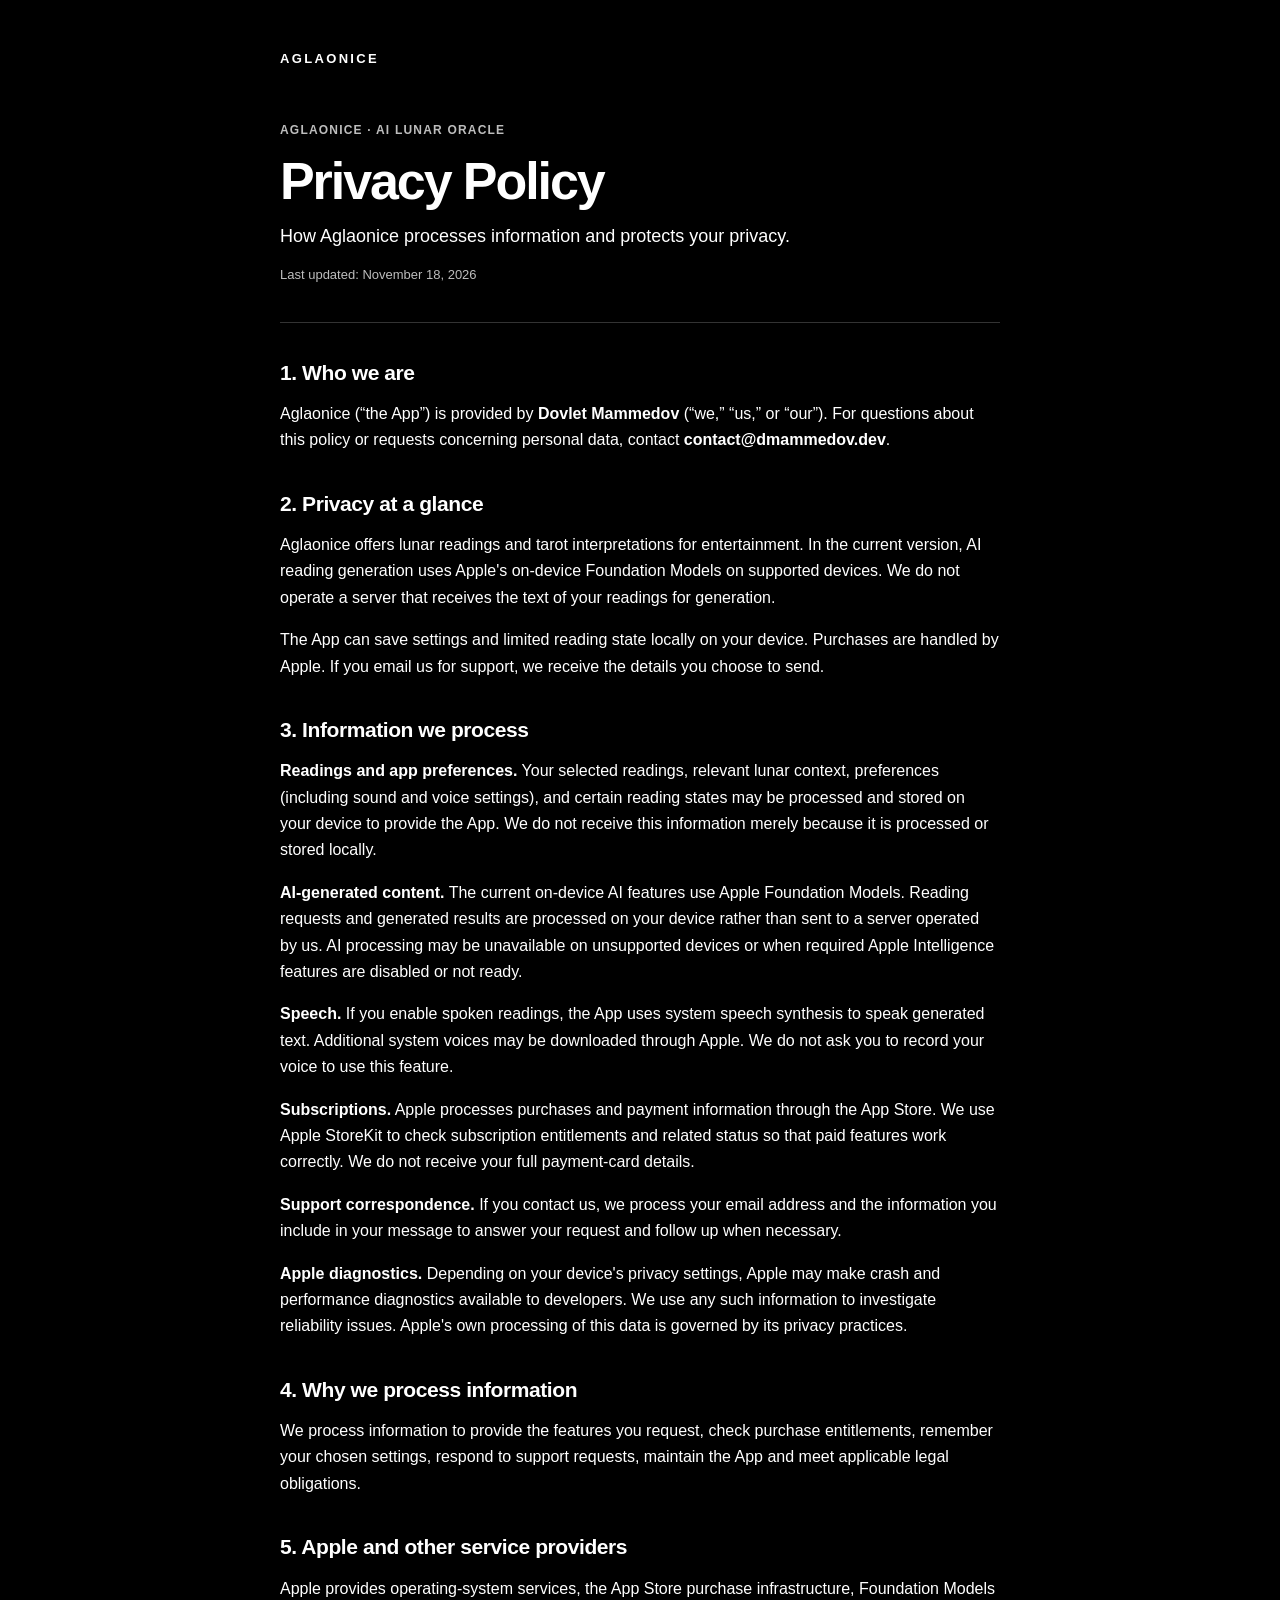
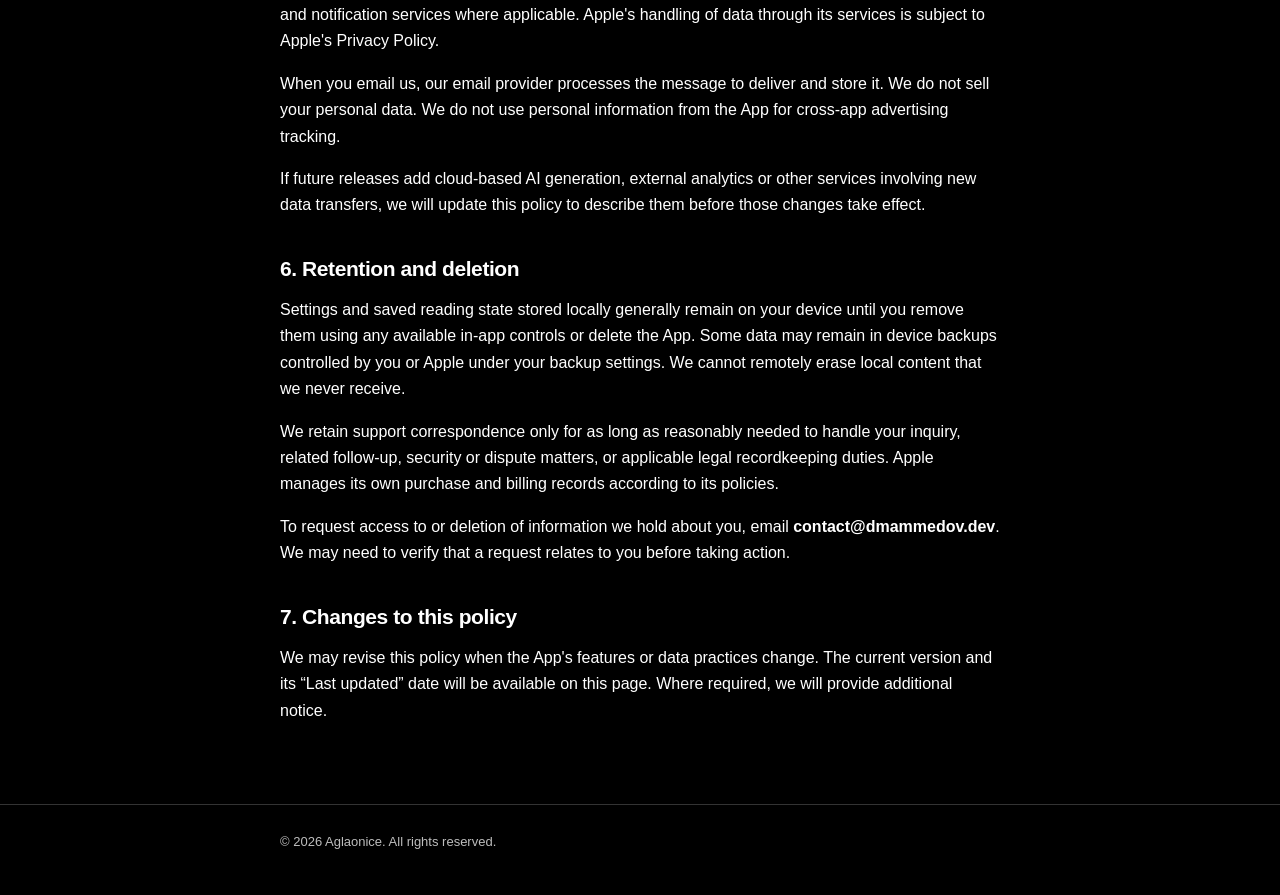
<file: aglaonice/privacy.html>
<!doctype html>
<html lang="en">
<head>
  <meta charset="utf-8">
  <meta name="viewport" content="width=device-width, initial-scale=1">
  <meta name="color-scheme" content="dark">
  <meta name="theme-color" content="#000000">
  <meta name="description" content="How Aglaonice processes information and protects your privacy.">
  <title>Privacy Policy · Aglaonice</title>
  <style>
    :root {
      color-scheme: dark;
      font-family: -apple-system, BlinkMacSystemFont, "Helvetica Neue", Arial, sans-serif;
      font-synthesis: none;
      -webkit-font-smoothing: antialiased;
      background: #000;
      color: #fff;
    }

    *, *::before, *::after { box-sizing: border-box; }

    body {
      margin: 0;
      min-height: 100vh;
      background: #000;
      color: #fff;
      font-size: 16px;
      line-height: 1.65;
    }

    .container {
      width: min(100% - 40px, 720px);
      margin-inline: auto;
    }

    header { padding: 48px 0 52px; }

    .brand {
      font-size: 13px;
      font-weight: 700;
      letter-spacing: .18em;
    }

    main { padding-bottom: 80px; }

    .eyebrow {
      font-size: 12px;
      font-weight: 600;
      letter-spacing: .1em;
      text-transform: uppercase;
      color: #bdbdbd;
    }

    h1 {
      margin: 12px 0 12px;
      font-size: clamp(36px, 6vw, 52px);
      font-weight: 700;
      letter-spacing: -.04em;
      line-height: 1.1;
    }

    .intro { font-size: 18px; margin: 0 0 12px; }
    .updated { font-size: 13px; color: #bdbdbd; margin: 0; }
    .rule { height: 1px; background: #333; margin: 36px 0; }
    section { margin-top: 36px; }

    h2 {
      margin: 0 0 14px;
      font-size: 21px;
      font-weight: 650;
      line-height: 1.35;
      letter-spacing: -.02em;
    }

    p { margin: 0 0 16px; }
    p:last-child { margin-bottom: 0; }
    strong { font-weight: 650; }
    footer { border-top: 1px solid #333; padding: 26px 0 42px; font-size: 13px; color: #bdbdbd; }

    @media (max-width: 480px) {
      header { padding: 28px 0 40px; }
      main { padding-bottom: 56px; }
      section { margin-top: 30px; }
    }
  </style>
</head>
<body>
  <header class="container">
    <div class="brand">AGLAONICE</div>
  </header>

  <main class="container" id="main">
    <div class="eyebrow">Aglaonice · AI Lunar Oracle</div>
    <h1>Privacy Policy</h1>
    <p class="intro">How Aglaonice processes information and protects your privacy.</p>
    <p class="updated">Last updated: November 18, 2026</p>
    <div class="rule" aria-hidden="true"></div>

    <section aria-labelledby="controller">
      <h2 id="controller">1. Who we are</h2>
      <p>Aglaonice (“the App”) is provided by <strong>Dovlet Mammedov</strong> (“we,” “us,” or “our”). For questions about this policy or requests concerning personal data, contact <strong>contact@dmammedov.dev</strong>.</p>
    </section>

    <section aria-labelledby="summary">
      <h2 id="summary">2. Privacy at a glance</h2>
      <p>Aglaonice offers lunar readings and tarot interpretations for entertainment. In the current version, AI reading generation uses Apple's on-device Foundation Models on supported devices. We do not operate a server that receives the text of your readings for generation.</p>
      <p>The App can save settings and limited reading state locally on your device. Purchases are handled by Apple. If you email us for support, we receive the details you choose to send.</p>
    </section>

    <section aria-labelledby="data">
      <h2 id="data">3. Information we process</h2>
      <p><strong>Readings and app preferences.</strong> Your selected readings, relevant lunar context, preferences (including sound and voice settings), and certain reading states may be processed and stored on your device to provide the App. We do not receive this information merely because it is processed or stored locally.</p>
      <p><strong>AI-generated content.</strong> The current on-device AI features use Apple Foundation Models. Reading requests and generated results are processed on your device rather than sent to a server operated by us. AI processing may be unavailable on unsupported devices or when required Apple Intelligence features are disabled or not ready.</p>
      <p><strong>Speech.</strong> If you enable spoken readings, the App uses system speech synthesis to speak generated text. Additional system voices may be downloaded through Apple. We do not ask you to record your voice to use this feature.</p>
      <p><strong>Subscriptions.</strong> Apple processes purchases and payment information through the App Store. We use Apple StoreKit to check subscription entitlements and related status so that paid features work correctly. We do not receive your full payment-card details.</p>
      <p><strong>Support correspondence.</strong> If you contact us, we process your email address and the information you include in your message to answer your request and follow up when necessary.</p>
      <p><strong>Apple diagnostics.</strong> Depending on your device's privacy settings, Apple may make crash and performance diagnostics available to developers. We use any such information to investigate reliability issues. Apple's own processing of this data is governed by its privacy practices.</p>
    </section>

    <section aria-labelledby="purposes">
      <h2 id="purposes">4. Why we process information</h2>
      <p>We process information to provide the features you request, check purchase entitlements, remember your chosen settings, respond to support requests, maintain the App and meet applicable legal obligations.</p>
    </section>

    <section aria-labelledby="sharing">
      <h2 id="sharing">5. Apple and other service providers</h2>
      <p>Apple provides operating-system services, the App Store purchase infrastructure, Foundation Models and notification services where applicable. Apple's handling of data through its services is subject to Apple's Privacy Policy.</p>
      <p>When you email us, our email provider processes the message to deliver and store it. We do not sell your personal data. We do not use personal information from the App for cross-app advertising tracking.</p>
      <p>If future releases add cloud-based AI generation, external analytics or other services involving new data transfers, we will update this policy to describe them before those changes take effect.</p>
    </section>

    <section aria-labelledby="retention">
      <h2 id="retention">6. Retention and deletion</h2>
      <p>Settings and saved reading state stored locally generally remain on your device until you remove them using any available in-app controls or delete the App. Some data may remain in device backups controlled by you or Apple under your backup settings. We cannot remotely erase local content that we never receive.</p>
      <p>We retain support correspondence only for as long as reasonably needed to handle your inquiry, related follow-up, security or dispute matters, or applicable legal recordkeeping duties. Apple manages its own purchase and billing records according to its policies.</p>
      <p>To request access to or deletion of information we hold about you, email <strong>contact@dmammedov.dev</strong>. We may need to verify that a request relates to you before taking action.</p>
    </section>

    <section aria-labelledby="changes">
      <h2 id="changes">7. Changes to this policy</h2>
      <p>We may revise this policy when the App's features or data practices change. The current version and its “Last updated” date will be available on this page. Where required, we will provide additional notice.</p>
    </section>
  </main>

  <footer>
    <div class="container">© 2026 Aglaonice. All rights reserved.</div>
  </footer>
</body>
</html>
</file>
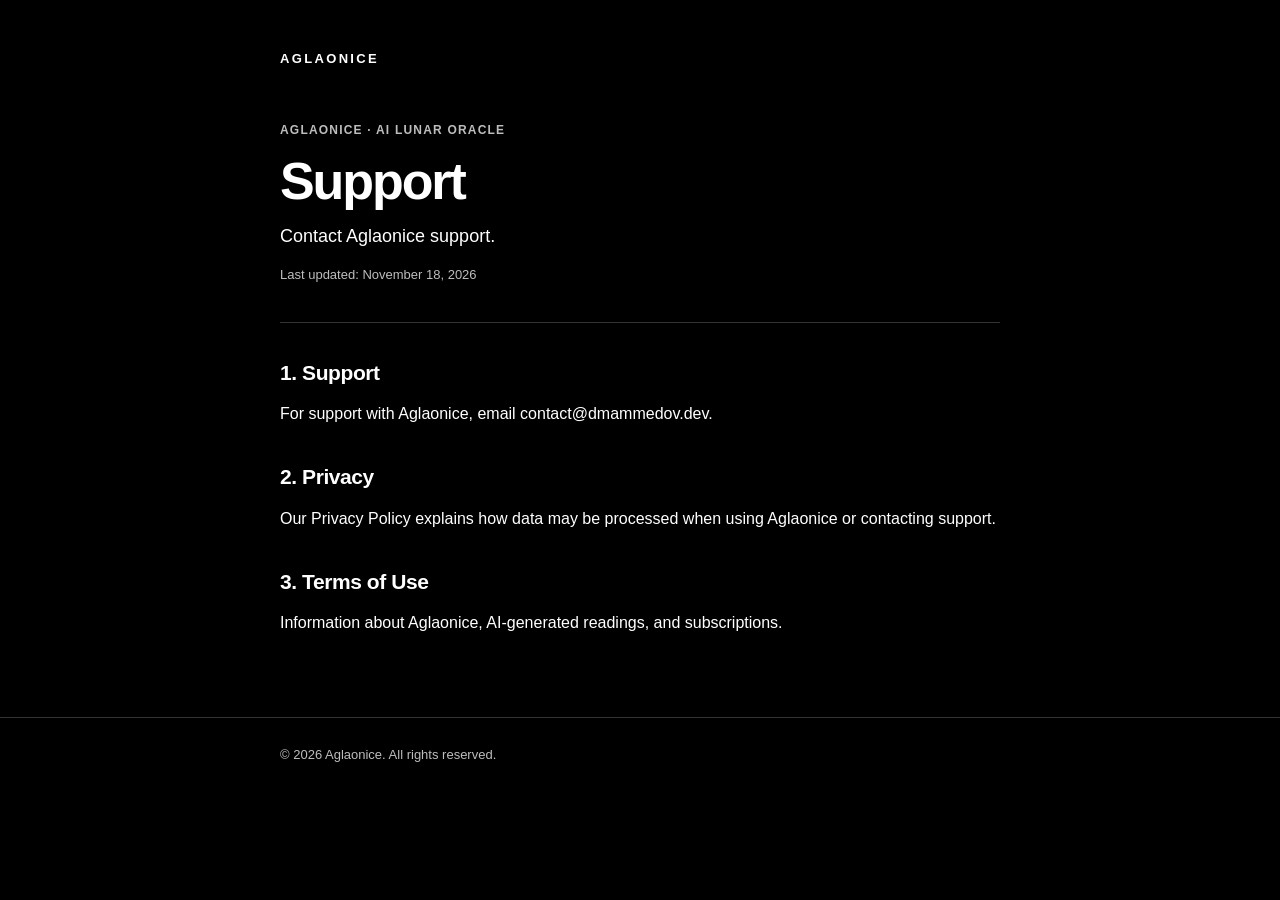
<file: aglaonice/support.html>
<!doctype html>

<html lang="en">
<head>
<meta charset="utf-8"/>
<meta content="width=device-width, initial-scale=1" name="viewport"/>
<meta content="dark" name="color-scheme"/>
<meta content="#000000" name="theme-color"/>
<meta content="Contact Aglaonice support." name="description"/>
<title>Support · Aglaonice</title>
<style>
    :root {
      color-scheme: dark;
      font-family: -apple-system, BlinkMacSystemFont, "Helvetica Neue", Arial, sans-serif;
      font-synthesis: none;
      -webkit-font-smoothing: antialiased;
      background: #000;
      color: #fff;
    }

    *, *::before, *::after { box-sizing: border-box; }

    body {
      margin: 0;
      min-height: 100vh;
      background: #000;
      color: #fff;
      font-size: 16px;
      line-height: 1.65;
    }

    .container {
      width: min(100% - 40px, 720px);
      margin-inline: auto;
    }

    header { padding: 48px 0 52px; }

    .brand {
      font-size: 13px;
      font-weight: 700;
      letter-spacing: .18em;
    }

    main { padding-bottom: 80px; }

    .eyebrow {
      font-size: 12px;
      font-weight: 600;
      letter-spacing: .1em;
      text-transform: uppercase;
      color: #bdbdbd;
    }

    h1 {
      margin: 12px 0 12px;
      font-size: clamp(36px, 6vw, 52px);
      font-weight: 700;
      letter-spacing: -.04em;
      line-height: 1.1;
    }

    .intro { font-size: 18px; margin: 0 0 12px; }
    .updated { font-size: 13px; color: #bdbdbd; margin: 0; }
    .rule { height: 1px; background: #333; margin: 36px 0; }
    section { margin-top: 36px; }

    h2 {
      margin: 0 0 14px;
      font-size: 21px;
      font-weight: 650;
      line-height: 1.35;
      letter-spacing: -.02em;
    }

    p { margin: 0 0 16px; }
    p:last-child { margin-bottom: 0; }
    strong { font-weight: 650; }
    footer { border-top: 1px solid #333; padding: 26px 0 42px; font-size: 13px; color: #bdbdbd; }

    @media (max-width: 480px) {
      header { padding: 28px 0 40px; }
      main { padding-bottom: 56px; }
      section { margin-top: 30px; }
    }
  </style>
</head>
<body>
<header class="container">
<div class="brand">AGLAONICE</div>
</header>
<main class="container" id="main">
<div class="eyebrow">Aglaonice · AI Lunar Oracle</div>
<h1>Support</h1>
<p class="intro">Contact Aglaonice support.</p>
<p class="updated">Last updated: November 18, 2026</p>
<div aria-hidden="true" class="rule"></div>








</section><section aria-labelledby="contact"><h2 id="contact">1. Support</h2>
<p>For support with Aglaonice, email contact@dmammedov.dev.</p>
</section><section aria-labelledby="privacy"><h2 id="privacy">2. Privacy</h2>
<p>Our Privacy Policy explains how data may be processed when using Aglaonice or contacting support.</p>
</section><section aria-labelledby="terms"><h2 id="terms">3. Terms of Use</h2>
<p>Information about Aglaonice, AI-generated readings, and subscriptions.</p>
</section></main>
<footer>
<div class="container">© 2026 Aglaonice. All rights reserved.</div>
</footer>
</body>
</html>
</file>
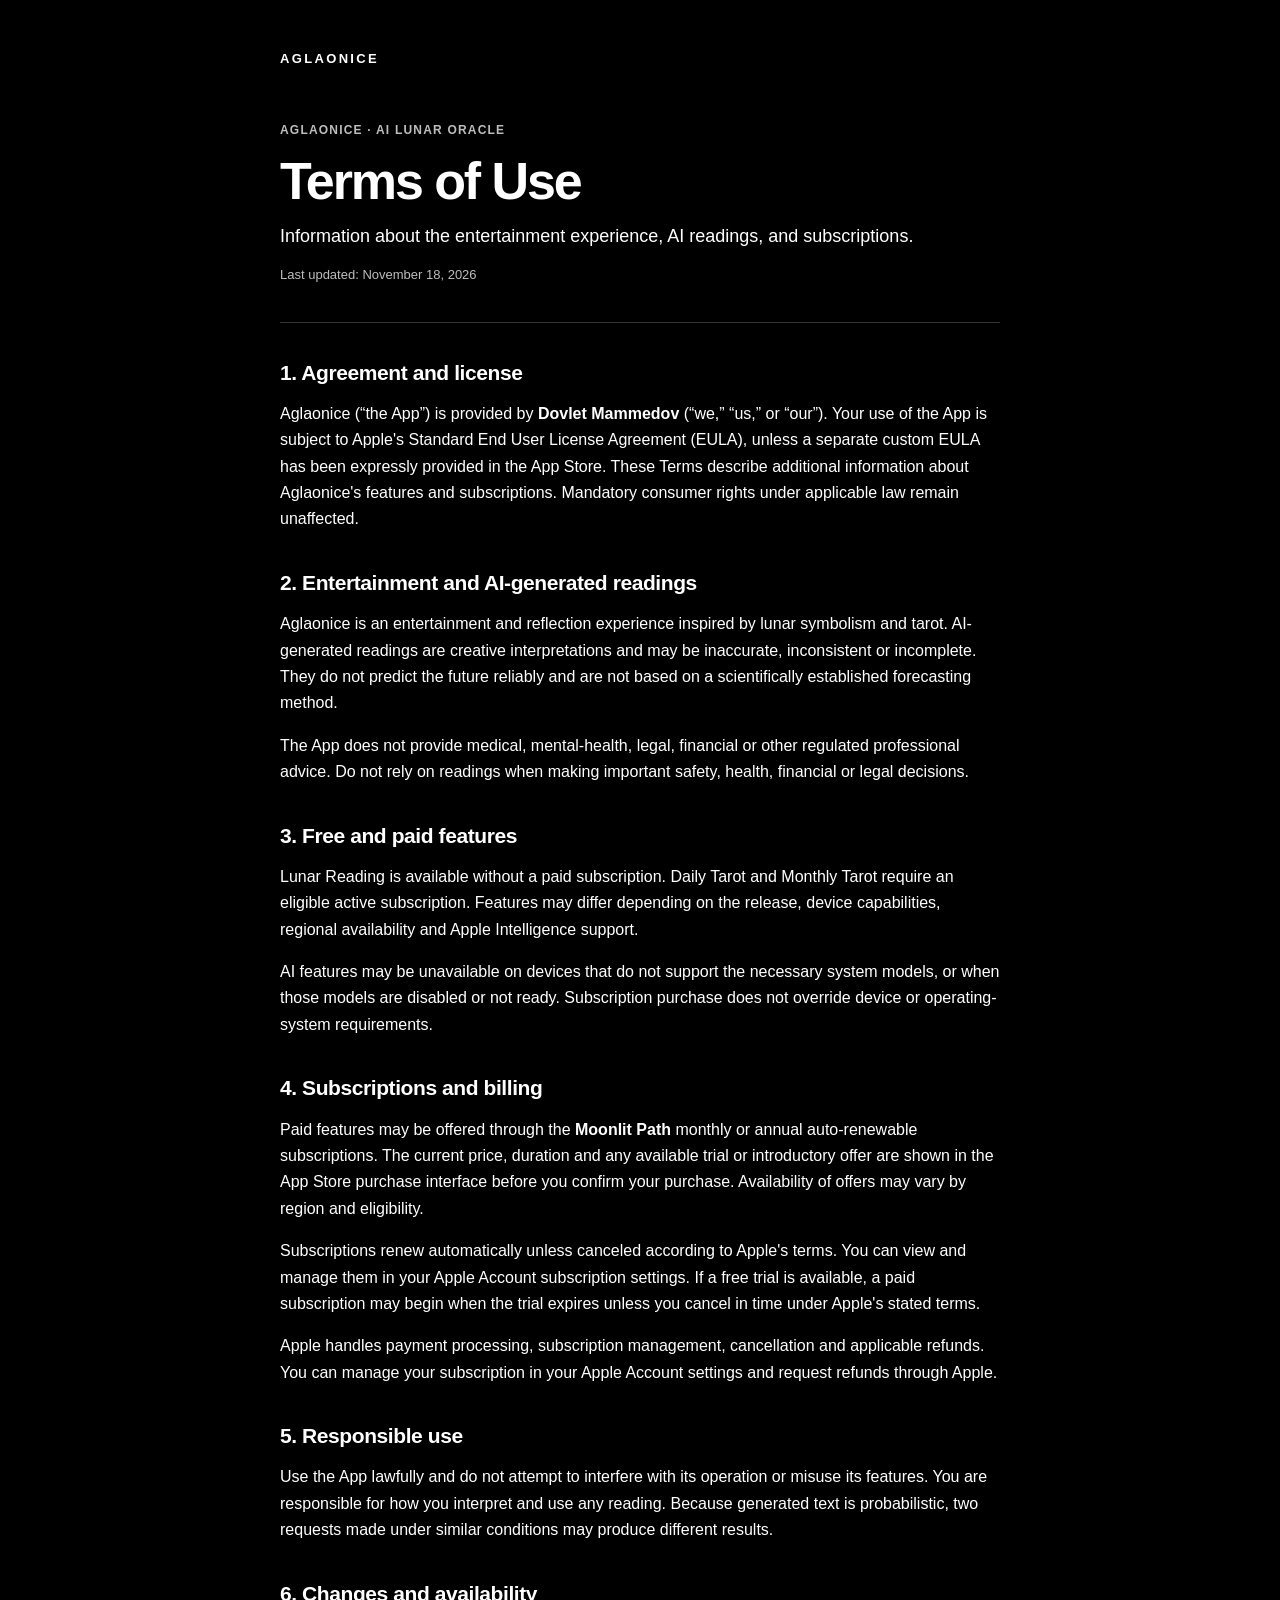
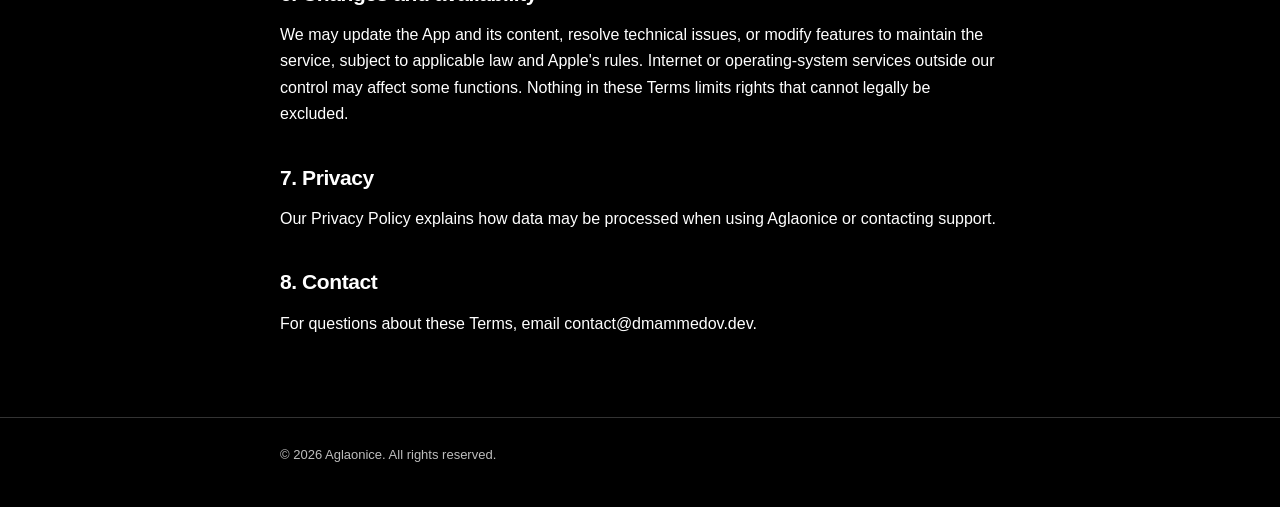
<file: aglaonice/terms.html>
<!doctype html>

<html lang="en">
<head>
<meta charset="utf-8"/>
<meta content="width=device-width, initial-scale=1" name="viewport"/>
<meta content="dark" name="color-scheme"/>
<meta content="#000000" name="theme-color"/>
<meta content="Information about Aglaonice, AI-generated readings, and subscriptions." name="description"/>
<title>Terms of Use · Aglaonice</title>
<style>
    :root {
      color-scheme: dark;
      font-family: -apple-system, BlinkMacSystemFont, "Helvetica Neue", Arial, sans-serif;
      font-synthesis: none;
      -webkit-font-smoothing: antialiased;
      background: #000;
      color: #fff;
    }

    *, *::before, *::after { box-sizing: border-box; }

    body {
      margin: 0;
      min-height: 100vh;
      background: #000;
      color: #fff;
      font-size: 16px;
      line-height: 1.65;
    }

    .container {
      width: min(100% - 40px, 720px);
      margin-inline: auto;
    }

    header { padding: 48px 0 52px; }

    .brand {
      font-size: 13px;
      font-weight: 700;
      letter-spacing: .18em;
    }

    main { padding-bottom: 80px; }

    .eyebrow {
      font-size: 12px;
      font-weight: 600;
      letter-spacing: .1em;
      text-transform: uppercase;
      color: #bdbdbd;
    }

    h1 {
      margin: 12px 0 12px;
      font-size: clamp(36px, 6vw, 52px);
      font-weight: 700;
      letter-spacing: -.04em;
      line-height: 1.1;
    }

    .intro { font-size: 18px; margin: 0 0 12px; }
    .updated { font-size: 13px; color: #bdbdbd; margin: 0; }
    .rule { height: 1px; background: #333; margin: 36px 0; }
    section { margin-top: 36px; }

    h2 {
      margin: 0 0 14px;
      font-size: 21px;
      font-weight: 650;
      line-height: 1.35;
      letter-spacing: -.02em;
    }

    p { margin: 0 0 16px; }
    p:last-child { margin-bottom: 0; }
    strong { font-weight: 650; }
    footer { border-top: 1px solid #333; padding: 26px 0 42px; font-size: 13px; color: #bdbdbd; }

    @media (max-width: 480px) {
      header { padding: 28px 0 40px; }
      main { padding-bottom: 56px; }
      section { margin-top: 30px; }
    }
  </style>
</head>
<body>
<header class="container">
<div class="brand">AGLAONICE</div>
</header>
<main class="container" id="main">
<div class="eyebrow">Aglaonice · AI Lunar Oracle</div>
<h1>Terms of Use</h1>
<p class="intro">Information about the entertainment experience, AI readings, and subscriptions.</p>
<p class="updated">Last updated: November 18, 2026</p>
<div aria-hidden="true" class="rule"></div>







<section aria-labelledby="agreement"><h2 id="agreement">1. Agreement and license</h2>
<p>Aglaonice (“the App”) is provided by <strong>Dovlet Mammedov</strong> (“we,” “us,” or “our”). Your use of the App is subject to Apple's Standard End User License Agreement (EULA), unless a separate custom EULA has been expressly provided in the App Store. These Terms describe additional information about Aglaonice's features and subscriptions. Mandatory consumer rights under applicable law remain unaffected.</p>
</section><section aria-labelledby="purpose"><h2 id="purpose">2. Entertainment and AI-generated readings</h2>
<p>Aglaonice is an entertainment and reflection experience inspired by lunar symbolism and tarot. AI-generated readings are creative interpretations and may be inaccurate, inconsistent or incomplete. They do not predict the future reliably and are not based on a scientifically established forecasting method.</p>
<p>The App does not provide medical, mental-health, legal, financial or other regulated professional advice. Do not rely on readings when making important safety, health, financial or legal decisions.</p>
</section><section aria-labelledby="features"><h2 id="features">3. Free and paid features</h2>
<p>Lunar Reading is available without a paid subscription. Daily Tarot and Monthly Tarot require an eligible active subscription. Features may differ depending on the release, device capabilities, regional availability and Apple Intelligence support.</p>
<p>AI features may be unavailable on devices that do not support the necessary system models, or when those models are disabled or not ready. Subscription purchase does not override device or operating-system requirements.</p>
</section><section aria-labelledby="billing"><h2 id="billing">4. Subscriptions and billing</h2>
<p>Paid features may be offered through the <strong>Moonlit Path</strong> monthly or annual auto-renewable subscriptions. The current price, duration and any available trial or introductory offer are shown in the App Store purchase interface before you confirm your purchase. Availability of offers may vary by region and eligibility.</p>
<p>Subscriptions renew automatically unless canceled according to Apple's terms. You can view and manage them in your Apple Account subscription settings. If a free trial is available, a paid subscription may begin when the trial expires unless you cancel in time under Apple's stated terms.</p>
<p>Apple handles payment processing, subscription management, cancellation and applicable refunds. You can manage your subscription in your Apple Account settings and request refunds through Apple.</p>
</section><section aria-labelledby="responsibilities"><h2 id="responsibilities">5. Responsible use</h2>
<p>Use the App lawfully and do not attempt to interfere with its operation or misuse its features. You are responsible for how you interpret and use any reading. Because generated text is probabilistic, two requests made under similar conditions may produce different results.</p>
</section><section aria-labelledby="service"><h2 id="service">6. Changes and availability</h2>
<p>We may update the App and its content, resolve technical issues, or modify features to maintain the service, subject to applicable law and Apple's rules. Internet or operating-system services outside our control may affect some functions. Nothing in these Terms limits rights that cannot legally be excluded.</p>
</section><section aria-labelledby="privacy"><h2 id="privacy">7. Privacy</h2>
<p>Our Privacy Policy explains how data may be processed when using Aglaonice or contacting support.</p>
</section><section aria-labelledby="contact"><h2 id="contact">8. Contact</h2>
<p>For questions about these Terms, email contact@dmammedov.dev.</p>
</section></main>
<footer>
<div class="container">© 2026 Aglaonice. All rights reserved.</div>
</footer>
</body>
</html>
</file>
